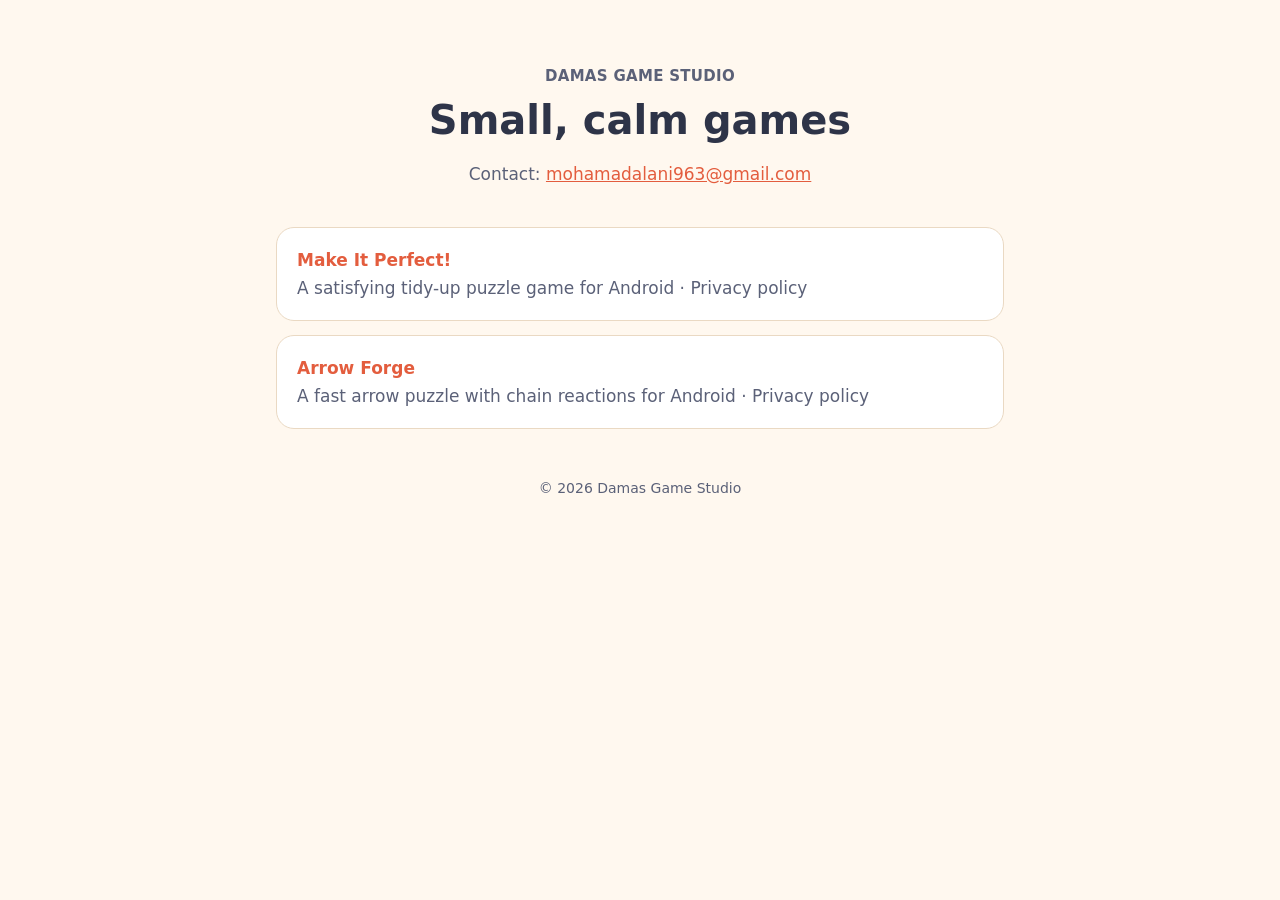
<file: index.html>
<!doctype html>
<html lang="en">
<head>
<meta charset="utf-8">
<meta name="viewport" content="width=device-width, initial-scale=1">
<title>Damas Game Studio · Games</title>
<meta name="description" content="Games by Damas Game Studio.">
<link rel="stylesheet" href="/style.css">
</head>
<body>
<main>
  <header class="hero">
    <div class="brand">Damas Game Studio</div>
    <h1>Small, calm games</h1>
    <p class="muted">Contact: <a href="mailto:mohamadalani963@gmail.com">mohamadalani963@gmail.com</a></p>
  </header>
  <a class="card-link" href="/makeitperfect/privacy/">
    <strong>Make It Perfect!</strong><br>
    <span class="muted">A satisfying tidy-up puzzle game for Android · Privacy policy</span>
  </a>
  <a class="card-link" href="/arrowforge/privacy/">
    <strong>Arrow Forge</strong><br>
    <span class="muted">A fast arrow puzzle with chain reactions for Android · Privacy policy</span>
  </a>
  <footer>© 2026 Damas Game Studio</footer>
</main>
</body>
</html>
</file>
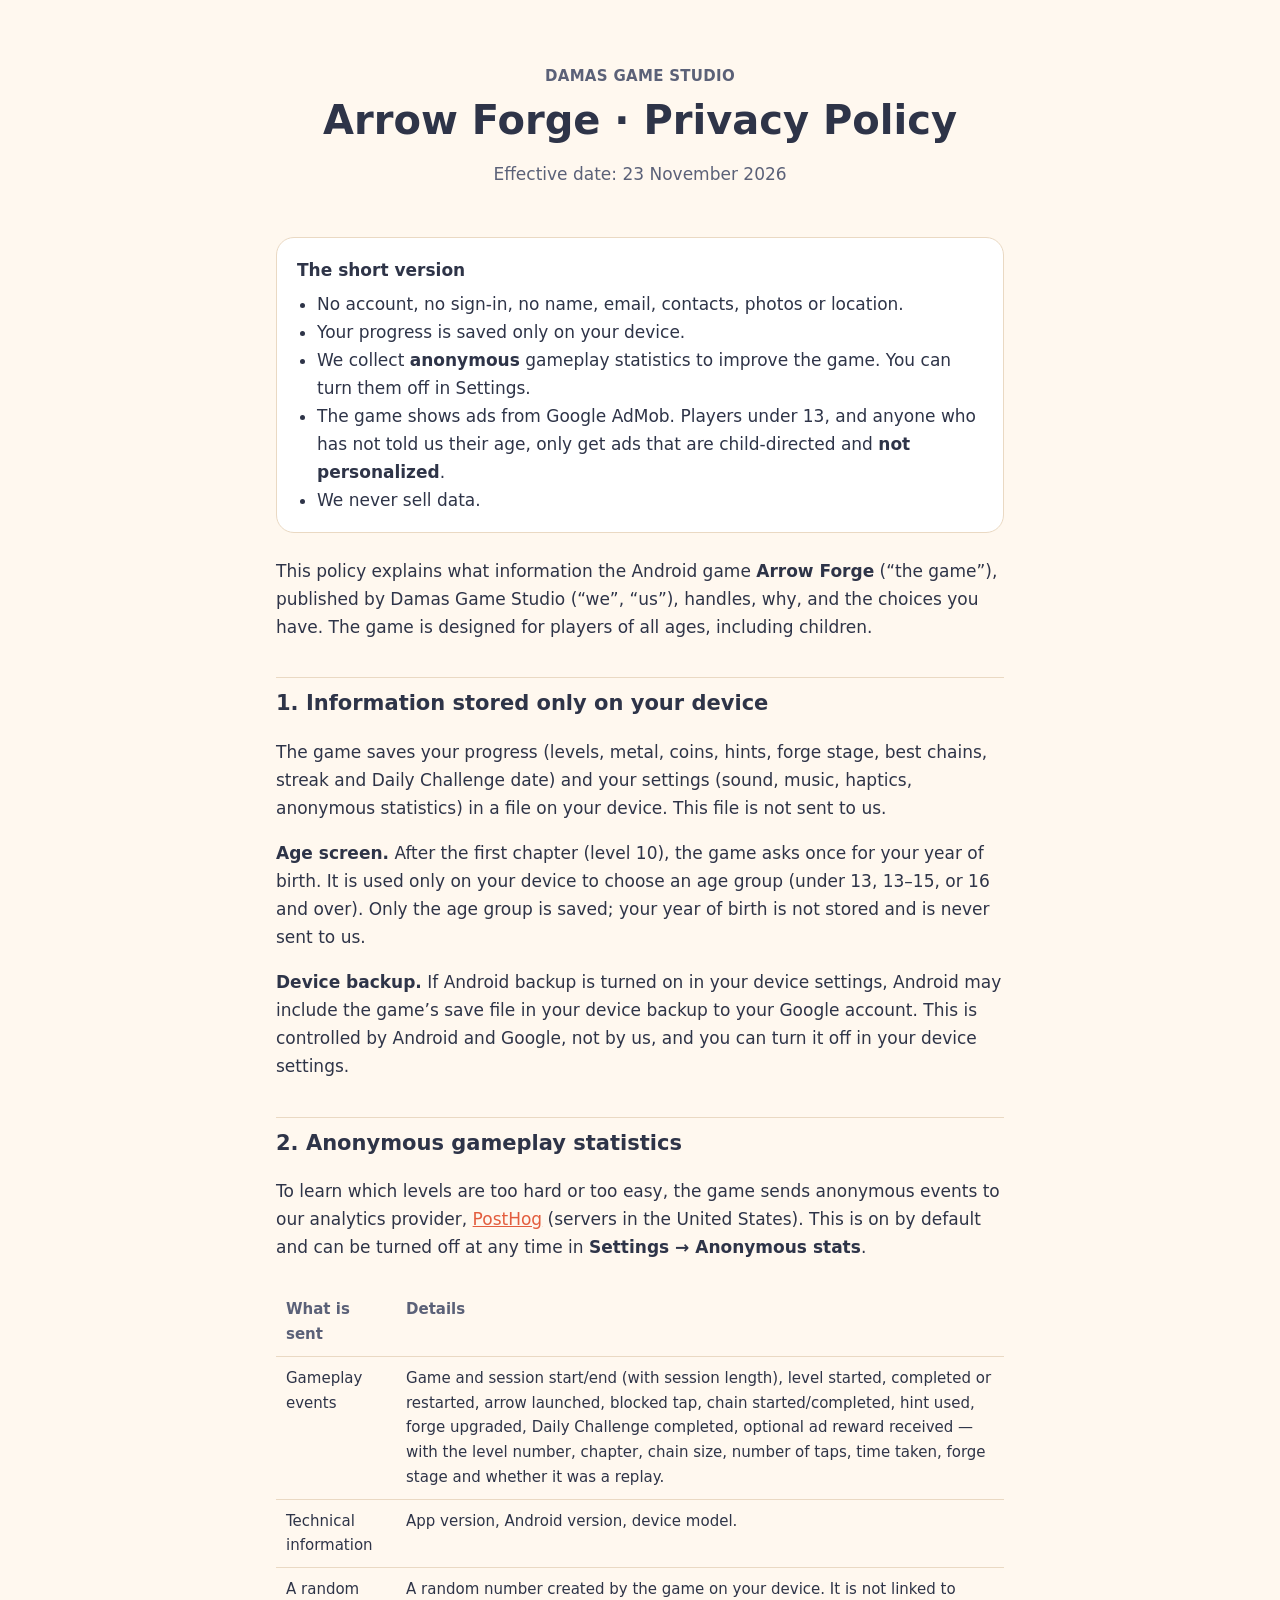
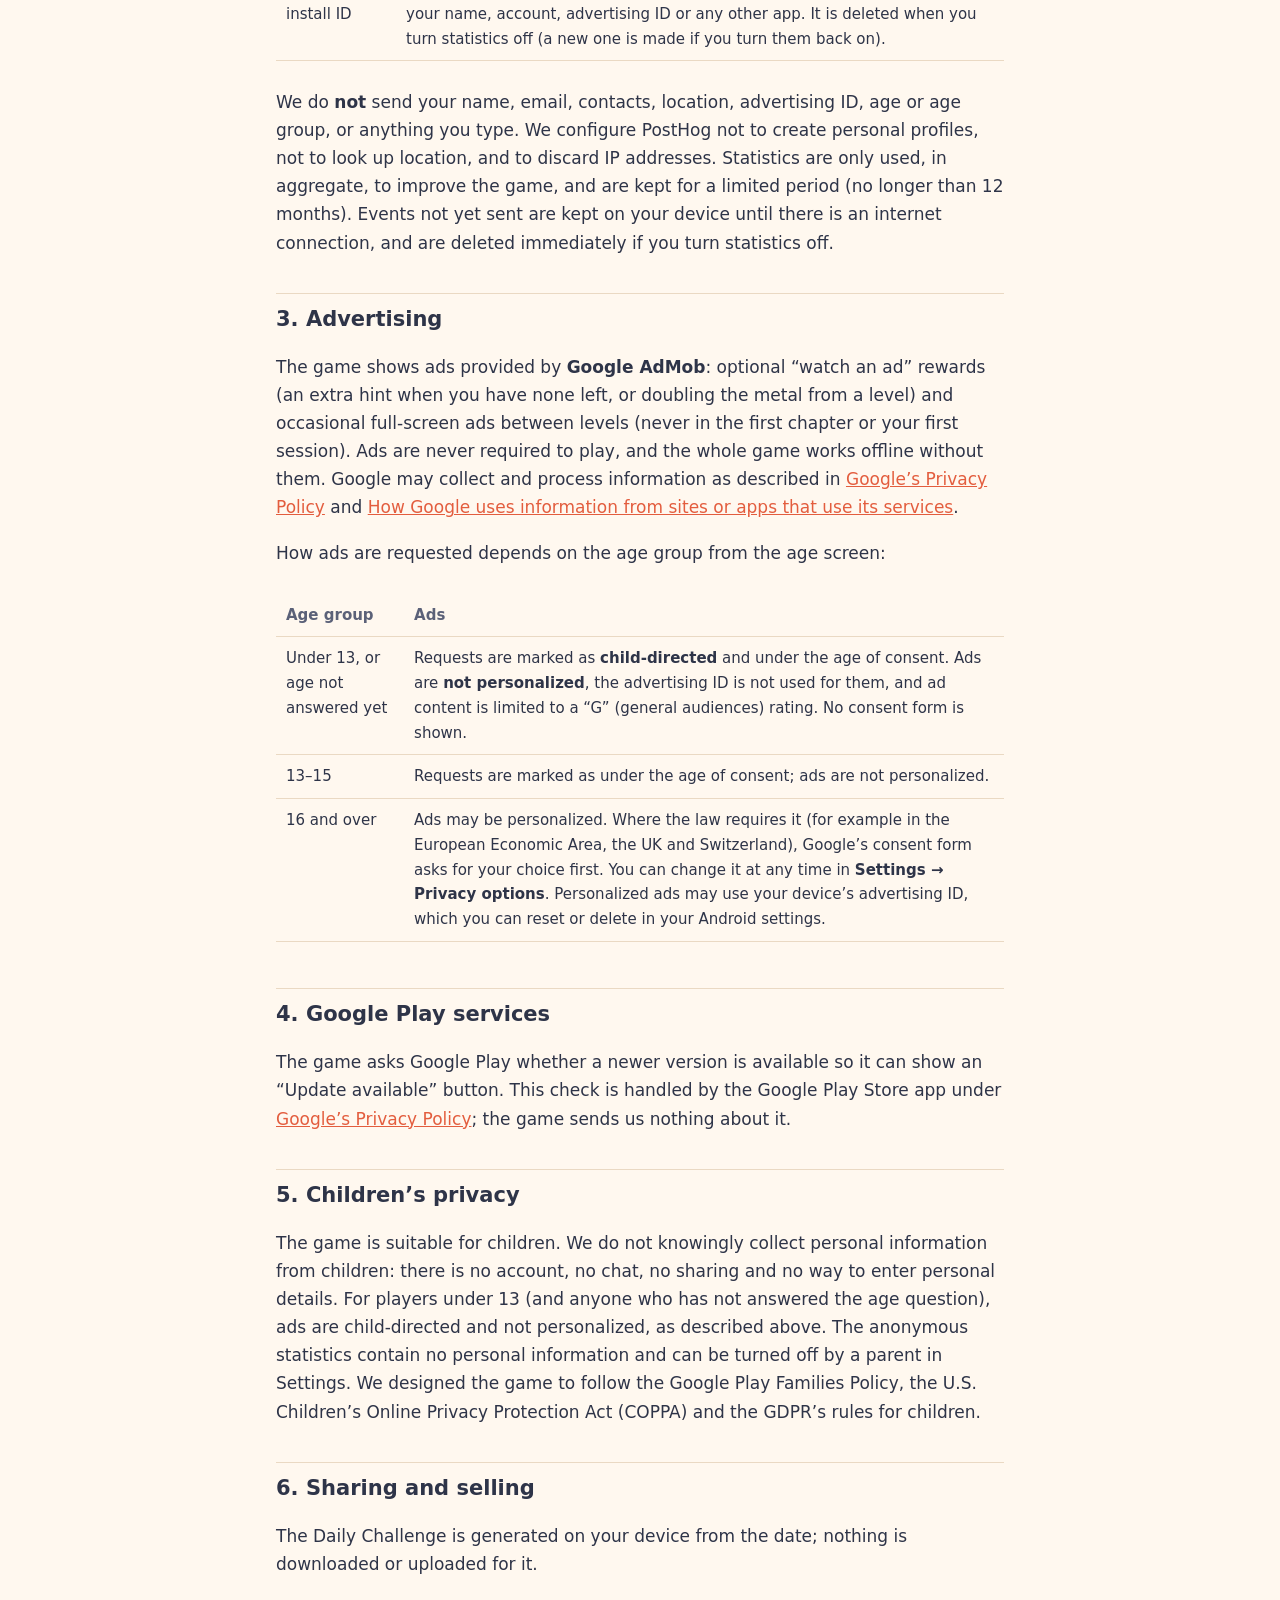
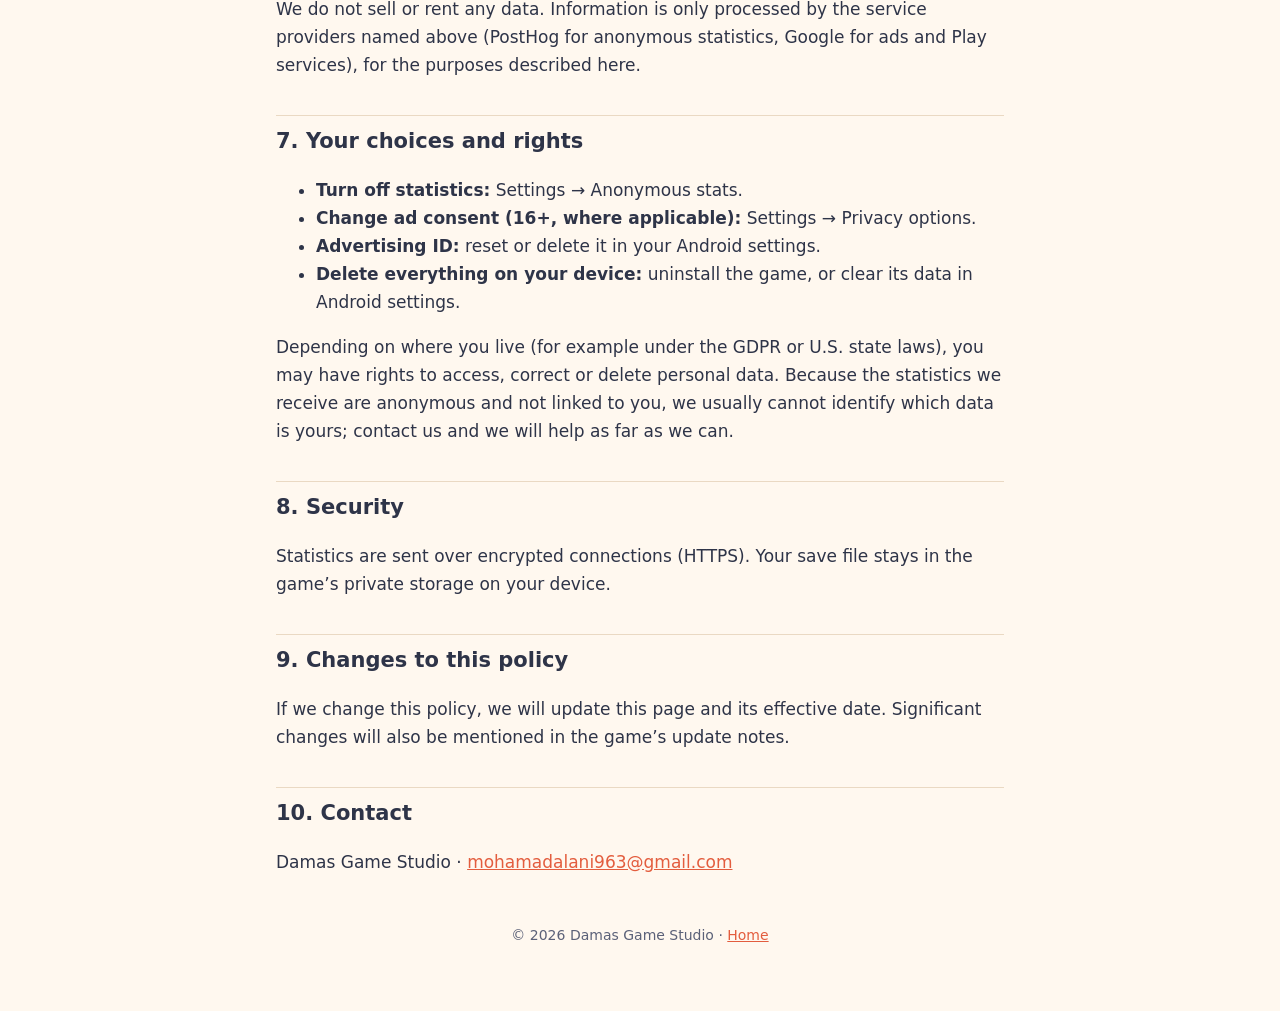
<file: arrowforge/privacy/index.html>
<!doctype html>
<html lang="en">
<head>
<meta charset="utf-8">
<meta name="viewport" content="width=device-width, initial-scale=1">
<title>Arrow Forge · Privacy Policy</title>
<meta name="description" content="Privacy policy for the Android game Arrow Forge by Damas Game Studio.">
<link rel="stylesheet" href="/style.css">
</head>
<body>
<main>
  <header class="hero">
    <div class="brand">Damas Game Studio</div>
    <h1>Arrow Forge · Privacy Policy</h1>
    <p class="muted">Effective date: 23 November 2026</p>
  </header>

  <div class="summary">
    <strong>The short version</strong>
    <ul>
      <li>No account, no sign-in, no name, email, contacts, photos or location.</li>
      <li>Your progress is saved only on your device.</li>
      <li>We collect <strong>anonymous</strong> gameplay statistics to improve the game. You can turn them off in Settings.</li>
      <li>The game shows ads from Google AdMob. Players under 13, and anyone who has not told us their age,
          only get ads that are child-directed and <strong>not personalized</strong>.</li>
      <li>We never sell data.</li>
    </ul>
  </div>

  <p>This policy explains what information the Android game <strong>Arrow Forge</strong> (“the game”),
  published by Damas Game Studio (“we”, “us”), handles, why, and the choices you have. The game is designed for
  players of all ages, including children.</p>

  <h2>1. Information stored only on your device</h2>
  <p>The game saves your progress (levels, metal, coins, hints, forge stage, best chains, streak and Daily
  Challenge date) and your settings (sound, music, haptics, anonymous statistics) in a file on your device.
  This file is not sent to us.</p>
  <p><strong>Age screen.</strong> After the first chapter (level 10), the game asks once for your year of birth. It is used
  only on your device to choose an age group (under 13, 13–15, or 16 and over). Only the age group is saved;
  your year of birth is not stored and is never sent to us.</p>
  <p><strong>Device backup.</strong> If Android backup is turned on in your device settings, Android may include
  the game’s save file in your device backup to your Google account. This is controlled by Android and Google,
  not by us, and you can turn it off in your device settings.</p>

  <h2>2. Anonymous gameplay statistics</h2>
  <p>To learn which levels are too hard or too easy, the game sends anonymous events to our analytics provider,
  <a href="https://posthog.com/privacy">PostHog</a> (servers in the United States). This is on by default and can be
  turned off at any time in <strong>Settings → Anonymous stats</strong>.</p>
  <div class="table-wrap">
  <table>
    <tr><th>What is sent</th><th>Details</th></tr>
    <tr><td>Gameplay events</td><td>Game and session start/end (with session length), level started, completed or
      restarted, arrow launched, blocked tap, chain started/completed, hint used, forge upgraded, Daily Challenge
      completed, optional ad reward received — with the level number, chapter, chain size, number of taps, time
      taken, forge stage and whether it was a replay.</td></tr>
    <tr><td>Technical information</td><td>App version, Android version, device model.</td></tr>
    <tr><td>A random install ID</td><td>A random number created by the game on your device. It is not linked to
      your name, account, advertising ID or any other app. It is deleted when you turn statistics off
      (a new one is made if you turn them back on).</td></tr>
  </table>
  </div>
  <p>We do <strong>not</strong> send your name, email, contacts, location, advertising ID, age or age group, or
  anything you type. We configure PostHog not to create personal profiles, not to look up location, and to
  discard IP addresses. Statistics are only used, in aggregate, to improve the game, and are kept for a limited
  period (no longer than 12 months). Events not yet sent are kept on your device until there is an internet
  connection, and are deleted immediately if you turn statistics off.</p>

  <h2>3. Advertising</h2>
  <p>The game shows ads provided by <strong>Google AdMob</strong>: optional “watch an ad” rewards (an extra hint
  when you have none left, or doubling the metal from a level) and occasional full-screen ads between levels
  (never in the first chapter or your first session). Ads are never required to play, and the whole game works
  offline without them.
  Google may collect and process information as described in
  <a href="https://policies.google.com/privacy">Google’s Privacy Policy</a> and
  <a href="https://policies.google.com/technologies/partner-sites">How Google uses information from sites or apps
  that use its services</a>.</p>
  <p>How ads are requested depends on the age group from the age screen:</p>
  <div class="table-wrap">
  <table>
    <tr><th>Age group</th><th>Ads</th></tr>
    <tr><td>Under 13, or age not answered yet</td><td>Requests are marked as <strong>child-directed</strong> and
      under the age of consent. Ads are <strong>not personalized</strong>, the advertising ID is not used for
      them, and ad content is limited to a “G” (general audiences) rating. No consent form is shown.</td></tr>
    <tr><td>13–15</td><td>Requests are marked as under the age of consent; ads are not personalized.</td></tr>
    <tr><td>16 and over</td><td>Ads may be personalized. Where the law requires it (for example in the European
      Economic Area, the UK and Switzerland), Google’s consent form asks for your choice first. You can change
      it at any time in <strong>Settings → Privacy options</strong>. Personalized ads may use your device’s
      advertising ID, which you can reset or delete in your Android settings.</td></tr>
  </table>
  </div>

  <h2>4. Google Play services</h2>
  <p>The game asks Google Play whether a newer version is available so it can show an “Update available”
  button. This check is handled by the Google Play Store app under
  <a href="https://policies.google.com/privacy">Google’s Privacy Policy</a>; the game sends us nothing about it.</p>

  <h2>5. Children’s privacy</h2>
  <p>The game is suitable for children. We do not knowingly collect personal information from children: there
  is no account, no chat, no sharing and no way to enter personal details. For players under 13 (and anyone who
  has not answered the age question), ads are child-directed and not personalized, as described above. The
  anonymous statistics contain no personal information and can be turned off by a parent in Settings. We
  designed the game to follow the Google Play Families Policy, the U.S. Children’s Online Privacy Protection Act
  (COPPA) and the GDPR’s rules for children.</p>

  <h2>6. Sharing and selling</h2>
  <p>The Daily Challenge is generated on your device from the date; nothing is downloaded or uploaded for it.</p>
  <p>We do not sell or rent any data. Information is only processed by the service providers named above
  (PostHog for anonymous statistics, Google for ads and Play services), for the purposes described here.</p>

  <h2>7. Your choices and rights</h2>
  <ul>
    <li><strong>Turn off statistics:</strong> Settings → Anonymous stats.</li>
    <li><strong>Change ad consent (16+, where applicable):</strong> Settings → Privacy options.</li>
    <li><strong>Advertising ID:</strong> reset or delete it in your Android settings.</li>
    <li><strong>Delete everything on your device:</strong> uninstall the game, or clear its data in Android settings.</li>
  </ul>
  <p>Depending on where you live (for example under the GDPR or U.S. state laws), you may have rights to access,
  correct or delete personal data. Because the statistics we receive are anonymous and not linked to you, we
  usually cannot identify which data is yours; contact us and we will help as far as we can.</p>

  <h2>8. Security</h2>
  <p>Statistics are sent over encrypted connections (HTTPS). Your save file stays in the game’s private storage
  on your device.</p>

  <h2>9. Changes to this policy</h2>
  <p>If we change this policy, we will update this page and its effective date. Significant changes will also be
  mentioned in the game’s update notes.</p>

  <h2>10. Contact</h2>
  <p>Damas Game Studio · <a href="mailto:mohamadalani963@gmail.com">mohamadalani963@gmail.com</a></p>

  <footer>© 2026 Damas Game Studio · <a href="/">Home</a></footer>
</main>
</body>
</html>
</file>
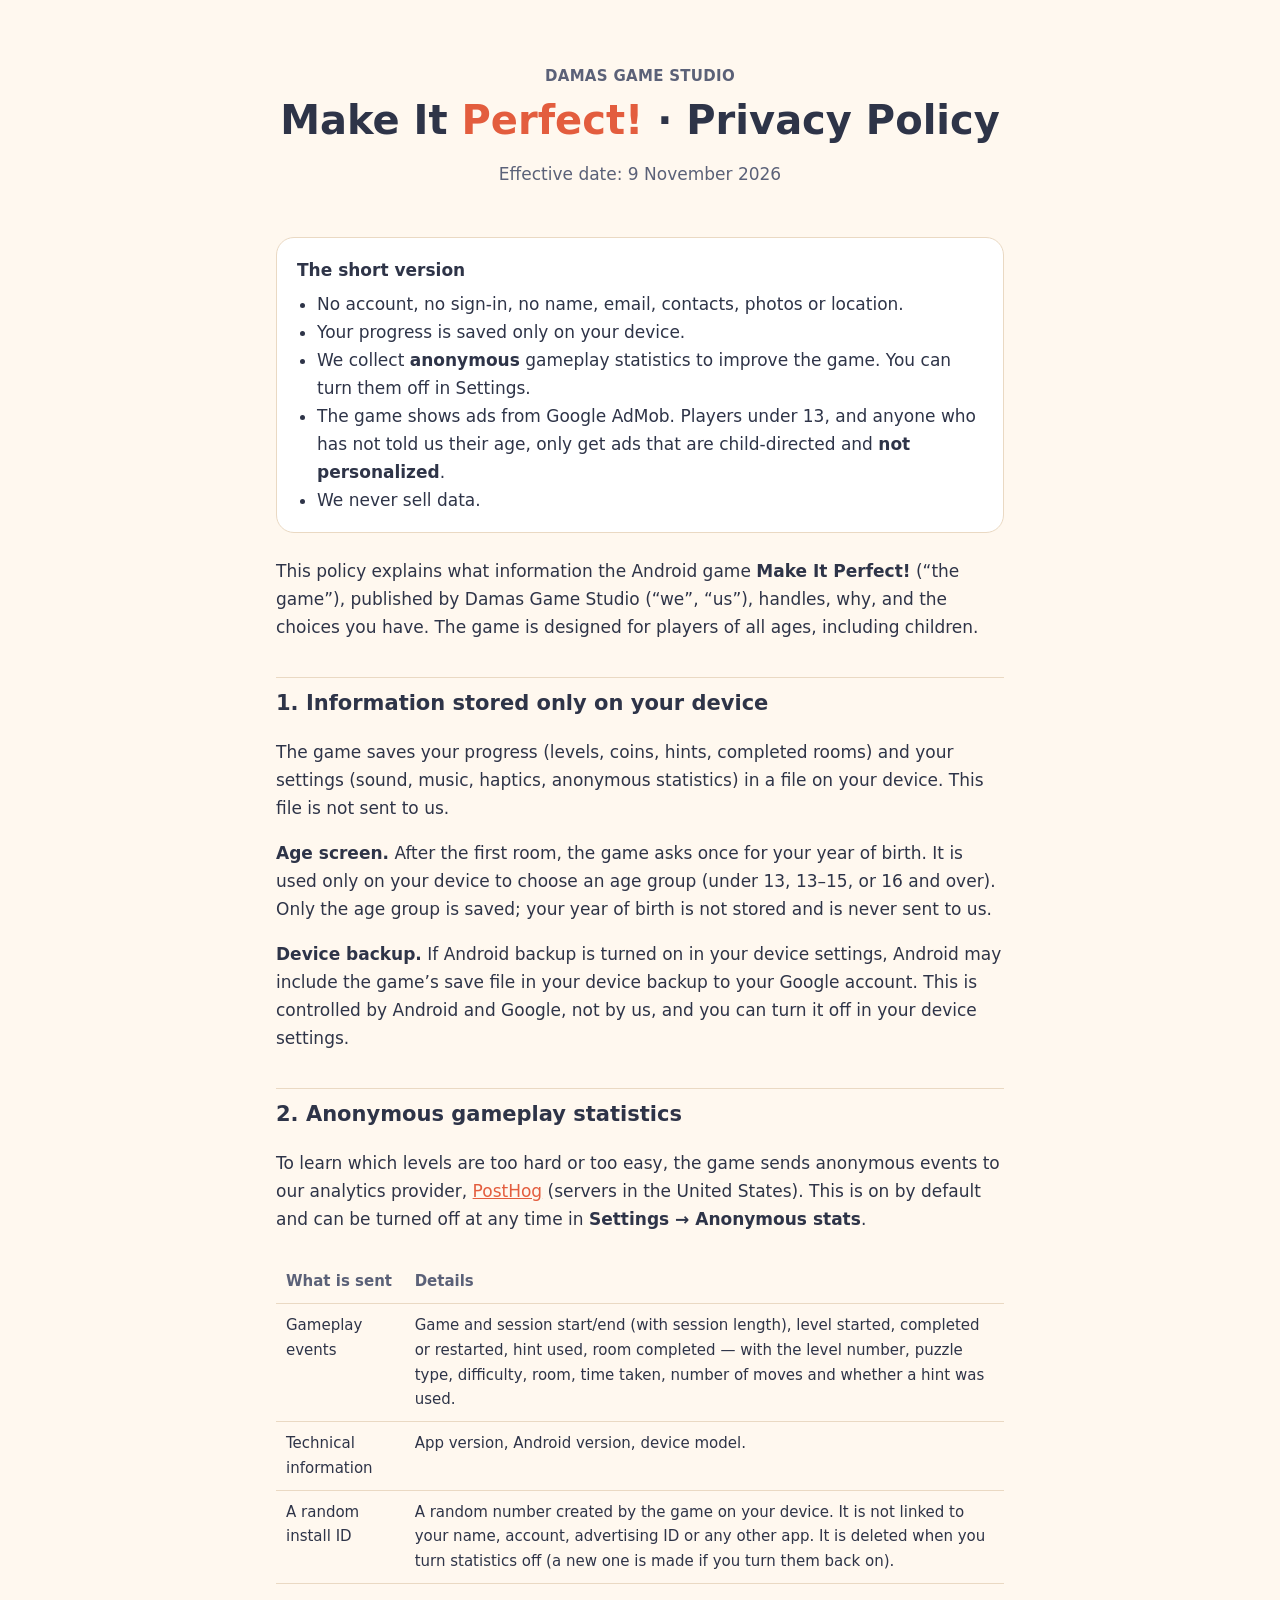
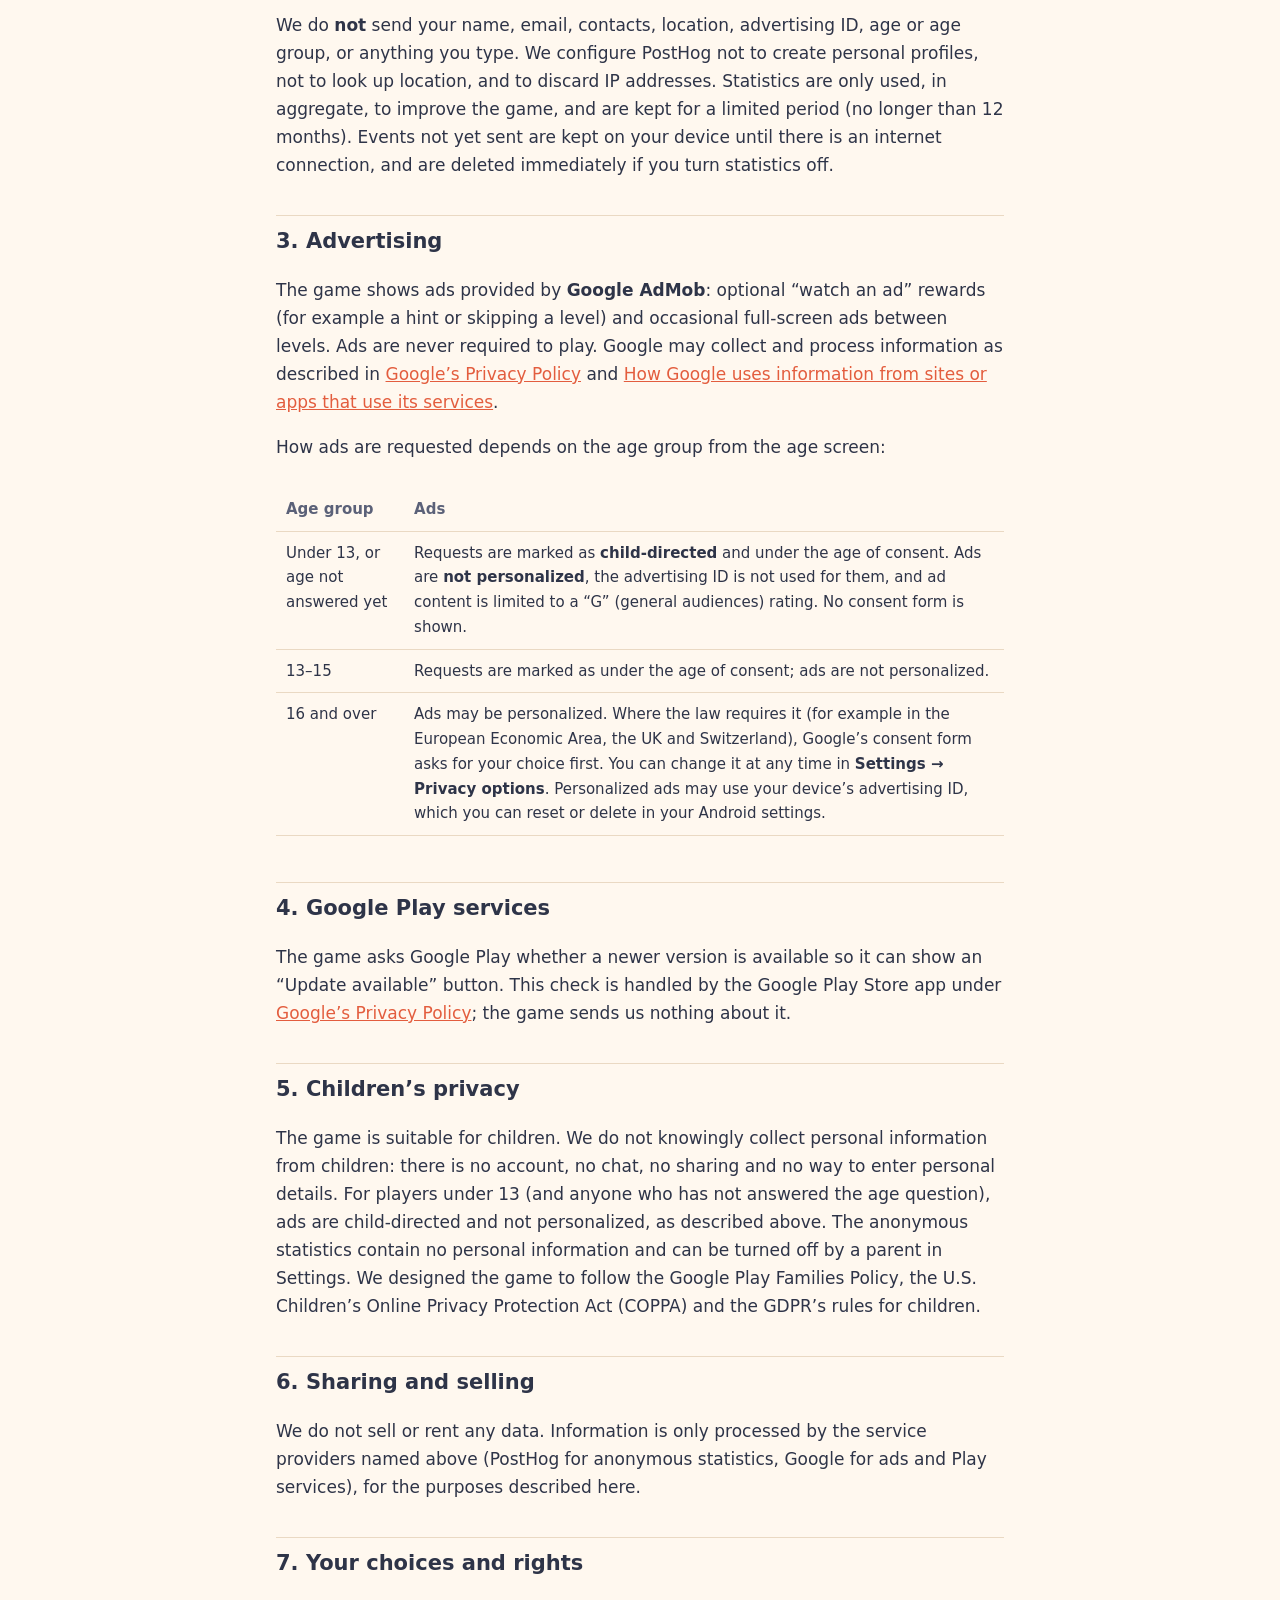
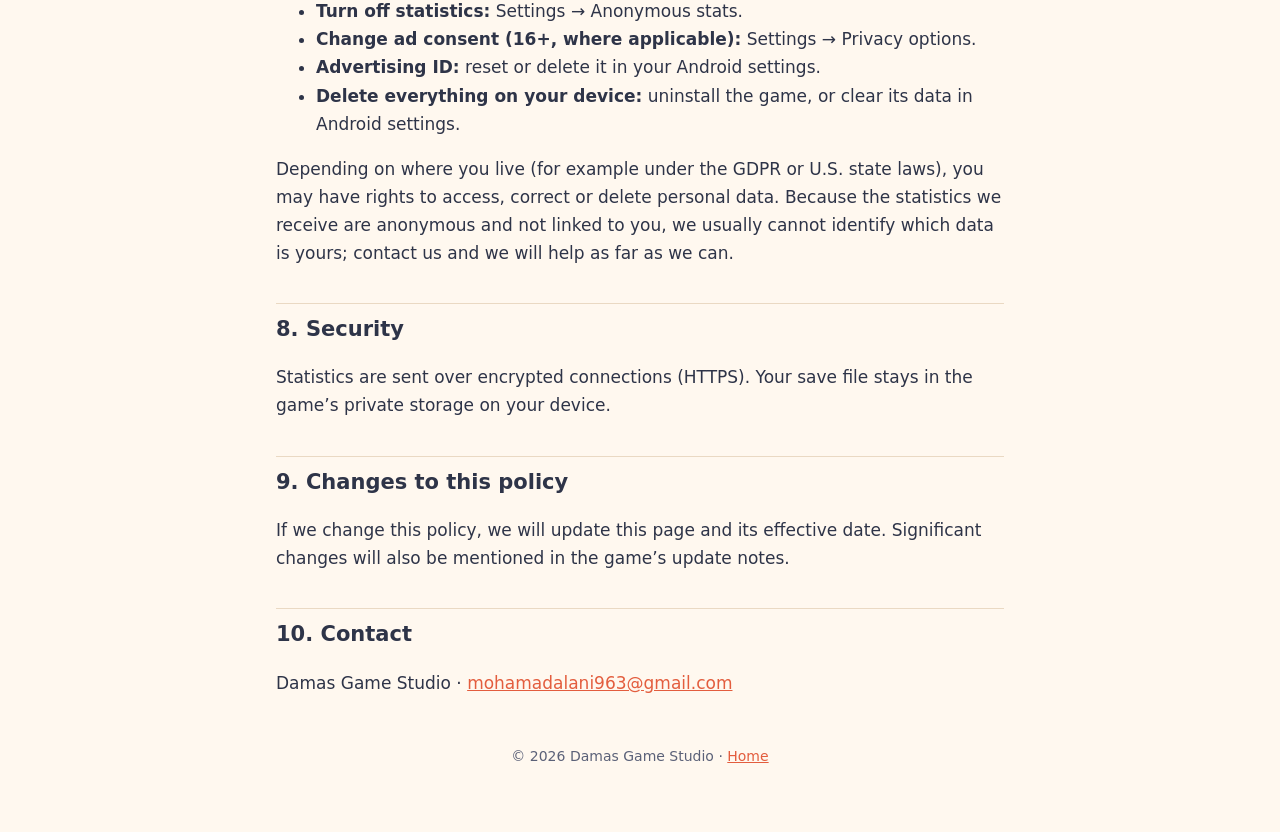
<file: makeitperfect/privacy/index.html>
<!doctype html>
<html lang="en">
<head>
<meta charset="utf-8">
<meta name="viewport" content="width=device-width, initial-scale=1">
<title>Make It Perfect! · Privacy Policy</title>
<meta name="description" content="Privacy policy for the Android game Make It Perfect! by Damas Game Studio.">
<link rel="stylesheet" href="/style.css">
</head>
<body>
<main>
  <header class="hero">
    <div class="brand">Damas Game Studio</div>
    <h1>Make It <span class="perfect">Perfect!</span> · Privacy Policy</h1>
    <p class="muted">Effective date: 9 November 2026</p>
  </header>

  <div class="summary">
    <strong>The short version</strong>
    <ul>
      <li>No account, no sign-in, no name, email, contacts, photos or location.</li>
      <li>Your progress is saved only on your device.</li>
      <li>We collect <strong>anonymous</strong> gameplay statistics to improve the game. You can turn them off in Settings.</li>
      <li>The game shows ads from Google AdMob. Players under 13, and anyone who has not told us their age,
          only get ads that are child-directed and <strong>not personalized</strong>.</li>
      <li>We never sell data.</li>
    </ul>
  </div>

  <p>This policy explains what information the Android game <strong>Make It Perfect!</strong> (“the game”),
  published by Damas Game Studio (“we”, “us”), handles, why, and the choices you have. The game is designed for
  players of all ages, including children.</p>

  <h2>1. Information stored only on your device</h2>
  <p>The game saves your progress (levels, coins, hints, completed rooms) and your settings (sound, music,
  haptics, anonymous statistics) in a file on your device. This file is not sent to us.</p>
  <p><strong>Age screen.</strong> After the first room, the game asks once for your year of birth. It is used
  only on your device to choose an age group (under 13, 13–15, or 16 and over). Only the age group is saved;
  your year of birth is not stored and is never sent to us.</p>
  <p><strong>Device backup.</strong> If Android backup is turned on in your device settings, Android may include
  the game’s save file in your device backup to your Google account. This is controlled by Android and Google,
  not by us, and you can turn it off in your device settings.</p>

  <h2>2. Anonymous gameplay statistics</h2>
  <p>To learn which levels are too hard or too easy, the game sends anonymous events to our analytics provider,
  <a href="https://posthog.com/privacy">PostHog</a> (servers in the United States). This is on by default and can be
  turned off at any time in <strong>Settings → Anonymous stats</strong>.</p>
  <div class="table-wrap">
  <table>
    <tr><th>What is sent</th><th>Details</th></tr>
    <tr><td>Gameplay events</td><td>Game and session start/end (with session length), level started, completed or
      restarted, hint used, room completed — with the level number, puzzle type, difficulty, room, time taken,
      number of moves and whether a hint was used.</td></tr>
    <tr><td>Technical information</td><td>App version, Android version, device model.</td></tr>
    <tr><td>A random install ID</td><td>A random number created by the game on your device. It is not linked to
      your name, account, advertising ID or any other app. It is deleted when you turn statistics off
      (a new one is made if you turn them back on).</td></tr>
  </table>
  </div>
  <p>We do <strong>not</strong> send your name, email, contacts, location, advertising ID, age or age group, or
  anything you type. We configure PostHog not to create personal profiles, not to look up location, and to
  discard IP addresses. Statistics are only used, in aggregate, to improve the game, and are kept for a limited
  period (no longer than 12 months). Events not yet sent are kept on your device until there is an internet
  connection, and are deleted immediately if you turn statistics off.</p>

  <h2>3. Advertising</h2>
  <p>The game shows ads provided by <strong>Google AdMob</strong>: optional “watch an ad” rewards (for example
  a hint or skipping a level) and occasional full-screen ads between levels. Ads are never required to play.
  Google may collect and process information as described in
  <a href="https://policies.google.com/privacy">Google’s Privacy Policy</a> and
  <a href="https://policies.google.com/technologies/partner-sites">How Google uses information from sites or apps
  that use its services</a>.</p>
  <p>How ads are requested depends on the age group from the age screen:</p>
  <div class="table-wrap">
  <table>
    <tr><th>Age group</th><th>Ads</th></tr>
    <tr><td>Under 13, or age not answered yet</td><td>Requests are marked as <strong>child-directed</strong> and
      under the age of consent. Ads are <strong>not personalized</strong>, the advertising ID is not used for
      them, and ad content is limited to a “G” (general audiences) rating. No consent form is shown.</td></tr>
    <tr><td>13–15</td><td>Requests are marked as under the age of consent; ads are not personalized.</td></tr>
    <tr><td>16 and over</td><td>Ads may be personalized. Where the law requires it (for example in the European
      Economic Area, the UK and Switzerland), Google’s consent form asks for your choice first. You can change
      it at any time in <strong>Settings → Privacy options</strong>. Personalized ads may use your device’s
      advertising ID, which you can reset or delete in your Android settings.</td></tr>
  </table>
  </div>

  <h2>4. Google Play services</h2>
  <p>The game asks Google Play whether a newer version is available so it can show an “Update available”
  button. This check is handled by the Google Play Store app under
  <a href="https://policies.google.com/privacy">Google’s Privacy Policy</a>; the game sends us nothing about it.</p>

  <h2>5. Children’s privacy</h2>
  <p>The game is suitable for children. We do not knowingly collect personal information from children: there
  is no account, no chat, no sharing and no way to enter personal details. For players under 13 (and anyone who
  has not answered the age question), ads are child-directed and not personalized, as described above. The
  anonymous statistics contain no personal information and can be turned off by a parent in Settings. We
  designed the game to follow the Google Play Families Policy, the U.S. Children’s Online Privacy Protection Act
  (COPPA) and the GDPR’s rules for children.</p>

  <h2>6. Sharing and selling</h2>
  <p>We do not sell or rent any data. Information is only processed by the service providers named above
  (PostHog for anonymous statistics, Google for ads and Play services), for the purposes described here.</p>

  <h2>7. Your choices and rights</h2>
  <ul>
    <li><strong>Turn off statistics:</strong> Settings → Anonymous stats.</li>
    <li><strong>Change ad consent (16+, where applicable):</strong> Settings → Privacy options.</li>
    <li><strong>Advertising ID:</strong> reset or delete it in your Android settings.</li>
    <li><strong>Delete everything on your device:</strong> uninstall the game, or clear its data in Android settings.</li>
  </ul>
  <p>Depending on where you live (for example under the GDPR or U.S. state laws), you may have rights to access,
  correct or delete personal data. Because the statistics we receive are anonymous and not linked to you, we
  usually cannot identify which data is yours; contact us and we will help as far as we can.</p>

  <h2>8. Security</h2>
  <p>Statistics are sent over encrypted connections (HTTPS). Your save file stays in the game’s private storage
  on your device.</p>

  <h2>9. Changes to this policy</h2>
  <p>If we change this policy, we will update this page and its effective date. Significant changes will also be
  mentioned in the game’s update notes.</p>

  <h2>10. Contact</h2>
  <p>Damas Game Studio · <a href="mailto:mohamadalani963@gmail.com">mohamadalani963@gmail.com</a></p>

  <footer>© 2026 Damas Game Studio · <a href="/">Home</a></footer>
</main>
</body>
</html>
</file>
<file: style.css>
:root {
  --ink: #2e3448; --ink-soft: #5b6178; --paper: #fff8ef; --cream: #fbefdf;
  --accent: #e35d3e; --line: #ead9c3; --card: #ffffff;
}
@media (prefers-color-scheme: dark) {
  :root { --ink: #f3ece2; --ink-soft: #b9b2c4; --paper: #1d2030; --cream: #262a3d;
          --accent: #ff8a6b; --line: #363b52; --card: #23273a; }
}
* { box-sizing: border-box; }
html { -webkit-text-size-adjust: 100%; }
body {
  margin: 0; background: var(--paper); color: var(--ink);
  font: 17px/1.65 system-ui, -apple-system, "Segoe UI", Roboto, sans-serif;
}
main { max-width: 760px; margin: 0 auto; padding: 40px 16px 64px; }
header.hero { text-align: center; padding: 24px 0 8px; }
.brand { font-weight: 800; letter-spacing: .02em; font-size: 15px; color: var(--ink-soft); text-transform: uppercase; }
h1 { font-size: clamp(28px, 6vw, 40px); line-height: 1.15; margin: 8px 0 6px; }
h1 .perfect { color: var(--accent); }
h2 { font-size: 21px; margin: 36px 0 8px; padding-top: 8px; border-top: 1px solid var(--line); }
h3 { font-size: 17px; margin: 20px 0 4px; }
p, li { color: var(--ink); }
.muted { color: var(--ink-soft); }
a { color: var(--accent); }
.summary { background: var(--card); border: 1px solid var(--line); border-radius: 18px; padding: 18px 20px; margin: 24px 0; }
.summary ul { margin: 6px 0 0; padding-left: 20px; }
table { width: 100%; border-collapse: collapse; margin: 10px 0; font-size: 15px; }
th, td { text-align: left; vertical-align: top; padding: 9px 10px; border-bottom: 1px solid var(--line); }
th { color: var(--ink-soft); font-weight: 600; }
.table-wrap { overflow-x: auto; }
footer { margin-top: 48px; font-size: 14px; color: var(--ink-soft); text-align: center; }
.card-link { display: block; background: var(--card); border: 1px solid var(--line); border-radius: 18px;
  padding: 18px 20px; margin: 14px 0; text-decoration: none; color: var(--ink); }
.card-link strong { color: var(--accent); }
</file>
